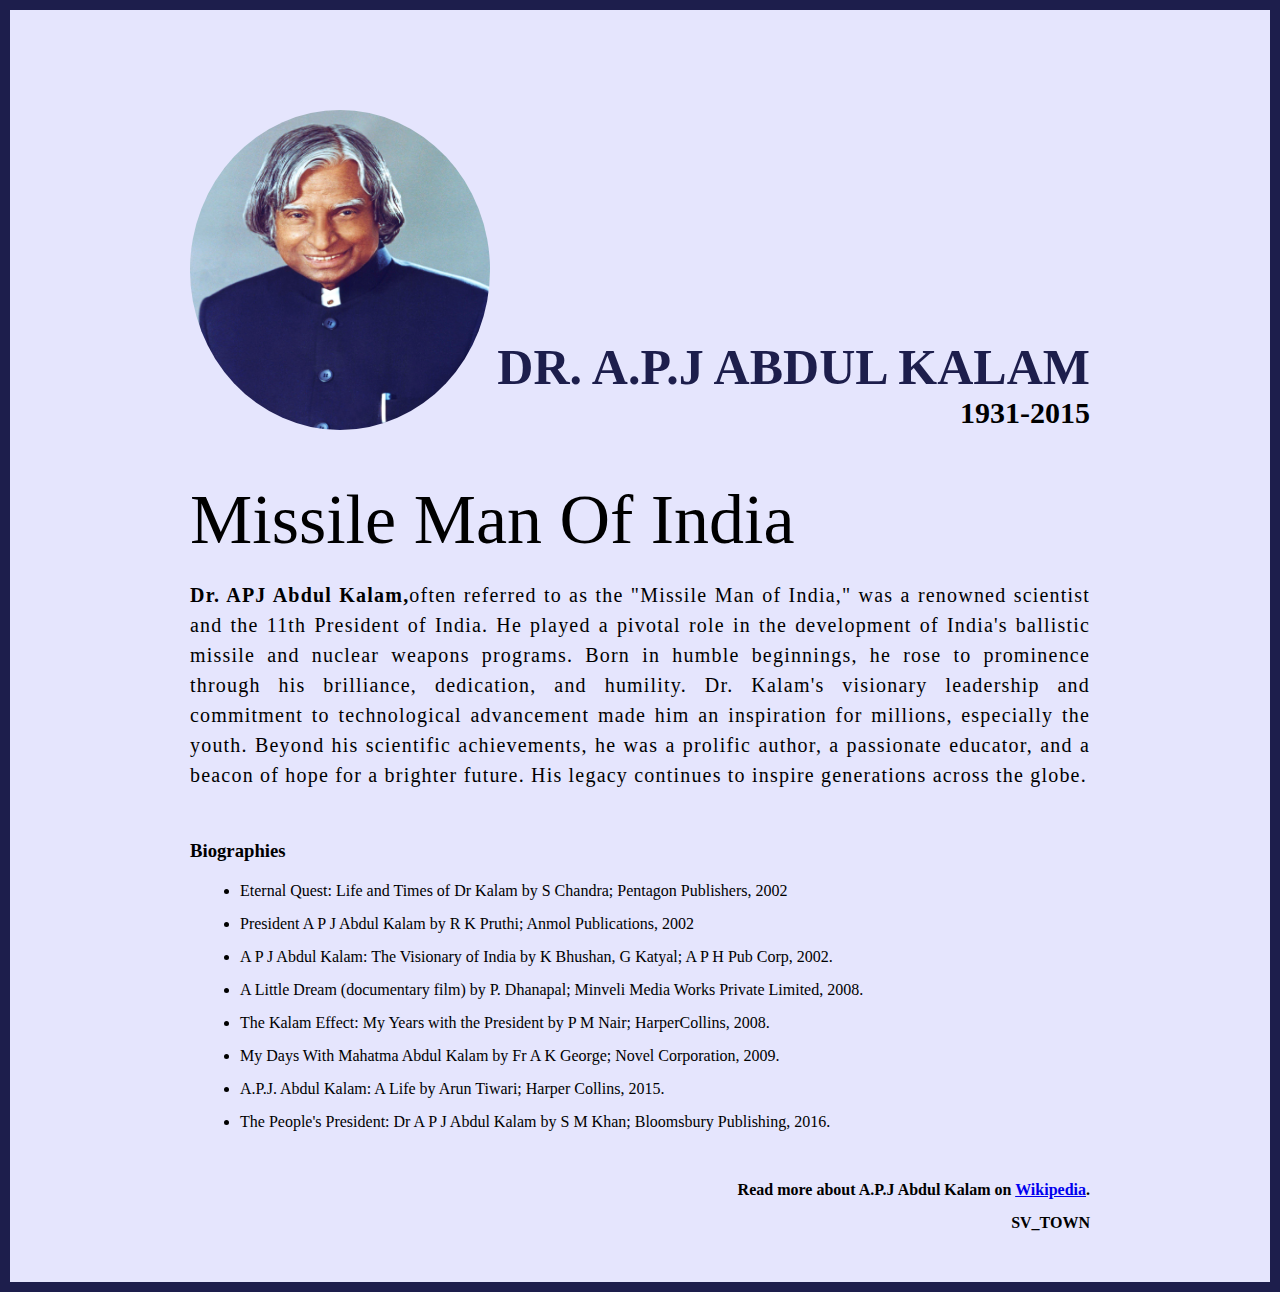
<file: website-frontend/1-Tribute Web/index.html>
<!DOCTYPE html>
<html lang="en">
<head>
    <meta charset="UTF-8">
    <meta name="viewport" content="width=device-width, initial-scale=1.0">
    <title>Dr.APJ SIR</title>
    <link rel="stylesheet" href="style.css">
</head>
<body>
    <div class="container">
        <div class="content">
            <section class="top_section">
                <div class="imgcontent">
                    <img src="img/A._P._J._Abdul_Kalam.jpg" alt="apj sir">
                </div>
                <div>
                    <h1>Dr. A.P.J Abdul Kalam</h1>
                    <h4>1931-2015</h4>
                </div>
            </section>
            <section class="about_section">
                <h2>Missile Man Of India</h2>
               <p><b>Dr. APJ Abdul Kalam,</b>often referred to as the "Missile Man of India," was a renowned scientist and the 11th President of India. He played a pivotal role in the development of India's ballistic missile and nuclear weapons programs. Born in humble beginnings, he rose to prominence through his brilliance, dedication, and humility. Dr. Kalam's visionary leadership and commitment to technological advancement made him an inspiration for millions, especially the youth. Beyond his scientific achievements, he was a prolific author, a passionate educator, and a beacon of hope for a brighter future. His legacy continues to inspire generations across the globe.</p>
            </section>
            <section class="biography_section">
                <h3> Biographies</h3>
                <ul>
                    <li>Eternal Quest: Life and Times of Dr Kalam by S Chandra; Pentagon Publishers, 2002</li>
                    <li>President A P J Abdul Kalam by R K Pruthi; Anmol Publications, 2002</li>
                    <li>A P J Abdul Kalam: The Visionary of India by K Bhushan, G Katyal; A P H Pub Corp, 2002.</li>
                    <li>A Little Dream (documentary film) by P. Dhanapal; Minveli Media Works Private Limited, 2008.</li>
                    <li>The Kalam Effect: My Years with the President by P M Nair; HarperCollins, 2008.</li>
                    <li>My Days With Mahatma Abdul Kalam by Fr A K George; Novel Corporation, 2009.</li>
                    <li>A.P.J. Abdul Kalam: A Life by Arun Tiwari; Harper Collins, 2015.</li>
                    <li>The People's President: Dr A P J Abdul Kalam by S M Khan; Bloomsbury Publishing, 2016.</li>
                  
                </ul>
            </section>
            <footer><p><b>Read more about A.P.J Abdul Kalam on <a href="https://en.wikipedia.org/wiki/A._P._J._Abdul_Kalam">Wikipedia</a>.</b></p>
            <p class="p2"><b>SV_TOWN</b></p></footer>
        </div>
    </div>
    
</body>
</html>
</file>
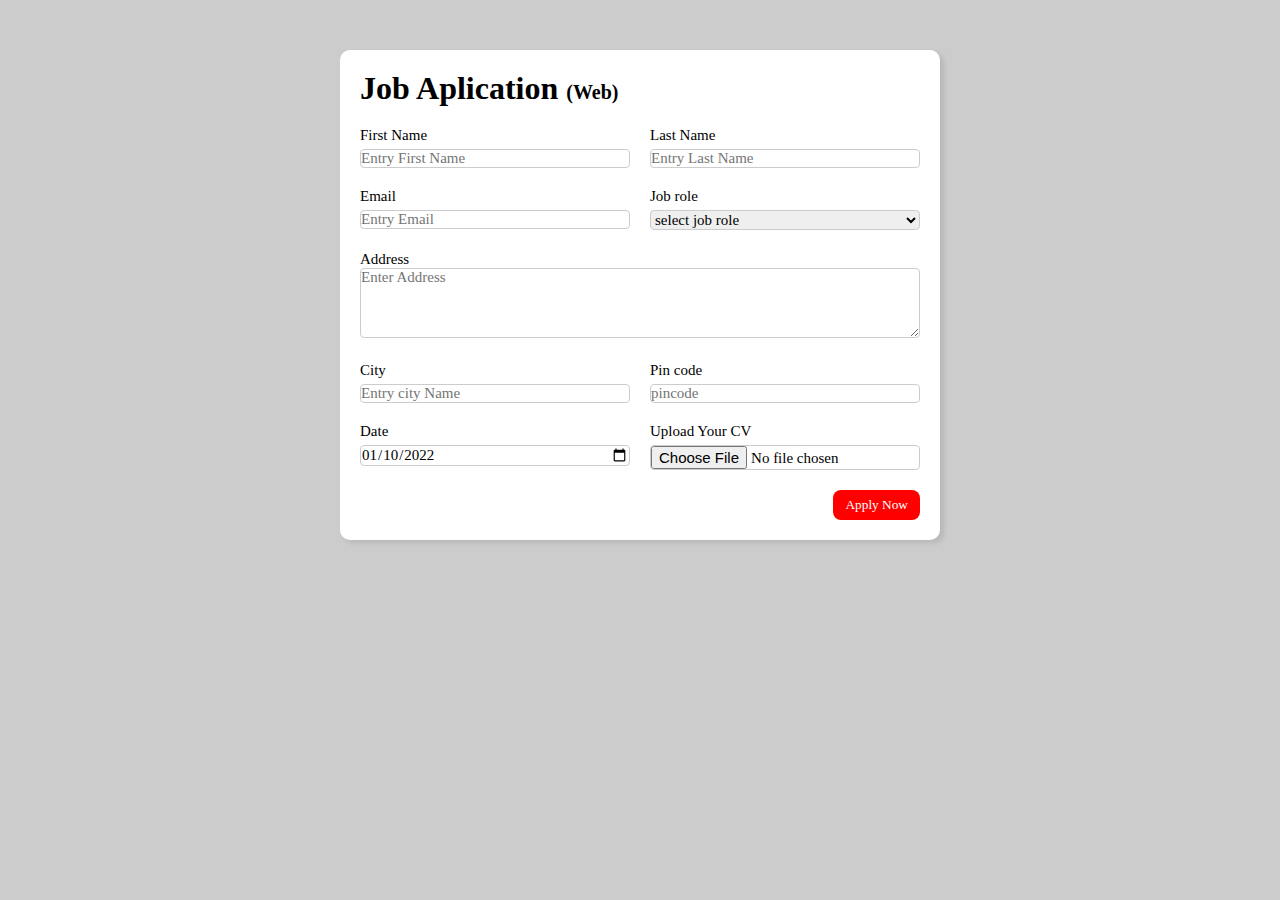
<file: website-frontend/2- Job Aplication/index.html>
<!DOCTYPE html>
<html lang="en">
<head>
    <meta charset="UTF-8">
    <meta name="viewport" content="width=device-width, initial-scale=1.0">
    <title>Aplication job</title>
    <link rel="stylesheet" href="style.css">
</head>
<body>
    <div class="container">
        <div class="apply_box">
<h1> Job Aplication
    <span class="isu">(Web)</span>
</h1>
<form action="">
    <div class="form_container">
        <div class="form_control">
            <label for="first name">First Name</label>
            <input id="first name"
            name="First Name"
            placeholder="Entry First Name"
             />
             </div>
             <div class="form_control">
                <label for="last name">Last Name</label>
                <input id="last name"
                name="last Name"
                placeholder="Entry Last Name"
                 />
                 </div>
                 <div class="form_control">
                    <label for="email">Email</label>
                    <input id="email"
                    type="email"
                    name="email"
                    placeholder="Entry Email"
                     />
                     </div>
                     <div class="form_control">
                        <label for="job_role">Job role</label>
                        <select name="job role" id="job role">
                           <option value="">select job role</option>
                           <option value=""> frontend developer</option>
                           <option value=""> backend developer</option>
                           <option value=""> full stack developer</option>
                           <option value=""> ui ux designer </option>
                        </select>
                         </div>
                         <div class="textarea_control">
                            <label for="address"> Address</label>
                            <textarea name="address" id="address" cols="50" rows="4" placeholder="Enter Address"></textarea>
                             </div>
                             <div class="form_control">
                                <label for="city">City</label>
                                <input id="city"
                                name="city"
                                placeholder="Entry city Name"
                                 />
                                 </div>
                                 <div class="form_control">
                                    <label for="pin code">Pin code</label>
                                    <input id="pin code"
                                    name="pincode"
                                    placeholder="pincode"
                                    type="number"
                                     />
                                     </div>
                                     <div class="form_control">
                                        <label for="date">Date</label>
                                        <input id="date" name="date" type="date" value="2022-01-10"/>
                                               
                                         </div>
                                    <div class="form_control">
                                        <label for="upload">Upload Your CV</label>
                                        <input type="file" id="upload" name="upload"/>

                                    </div>
                                    </div>
                                    <div class="button_container">
                                        <button type="submit">Apply Now</button>

                                    </div>
                        
  
</form>

        </div>
    </div>
</body>
</html>
</file>
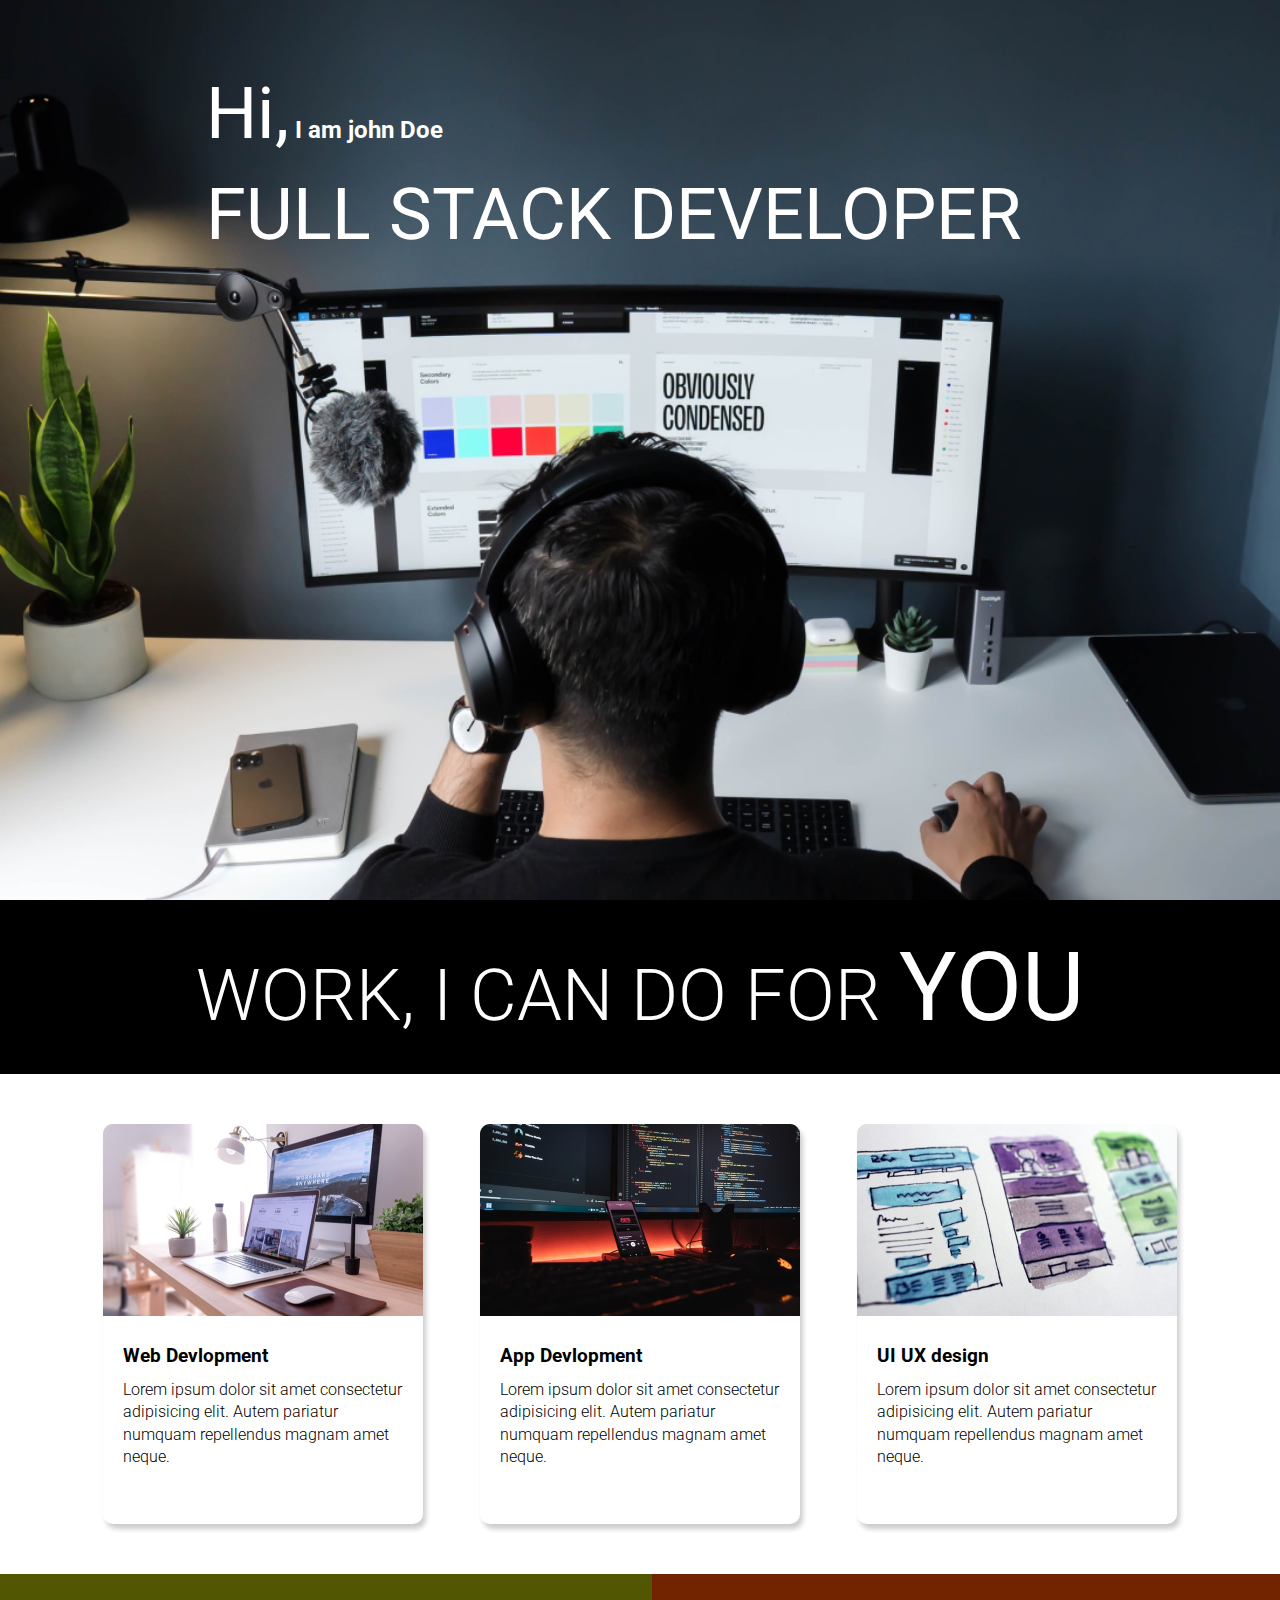
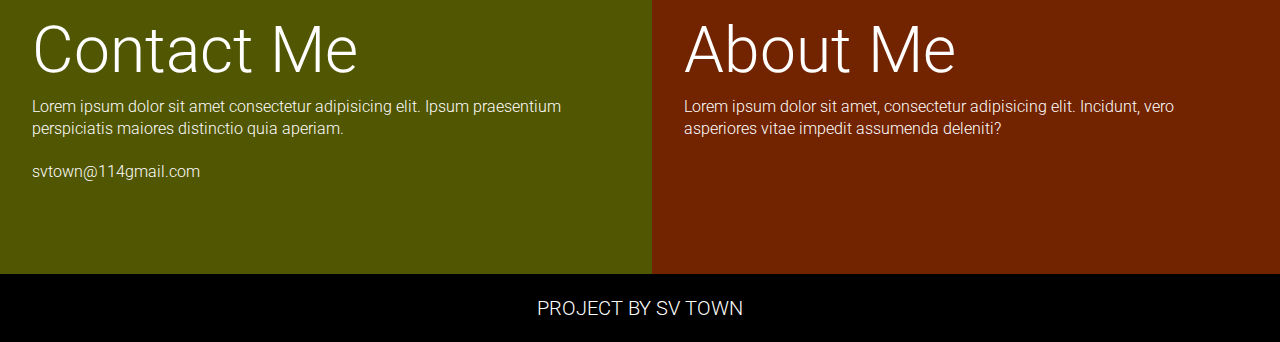
<file: website-frontend/4-landing page/index.html>
<!DOCTYPE html>
<html lang="en">
<head>
    <meta charset="UTF-8">
    <meta name="viewport" content="width=device-width, initial-scale=1.0">
    <title> Developer | landing page</title>
    <link rel="stylesheet" href="style.css">
</head>
<body>
    <section class="hero">
        <div class="text_container">
            <h2> <span class="lg-text">Hi,</span> I am john Doe</h2>
            <h1 class="lg-text"> FULL STACK DEVELOPER </h1>
        </div>
    </section>
    <section class="black_box">
        <h2> WORK, I CAN DO FOR <span>YOU</span></h2>
    </section>

    <section class="work">
        <div class="grid_card">
            <div class="card">
            <div class="img_container">
                <img src="image/web.png" alt="web development">
            </div>
            <div class="card_content">
                <h3>
                    Web Devlopment
                </h3>
                <p>Lorem ipsum dolor sit amet consectetur adipisicing elit. Autem pariatur numquam repellendus magnam amet neque.</p>
            </div>
        </div>
    </div>
        <div class="grid_card">
            <div class="card">
            <div class="img_container">
                <img src="image/mobile.png" alt="app development">
            </div>
            <div class="card_content">
                <h3>
                    App Devlopment
                </h3>
                <p>Lorem ipsum dolor sit amet consectetur adipisicing elit. Autem pariatur numquam repellendus magnam amet neque.</p>
            </div>
        </div>
    </div>
        <div class="grid_card"> 
            <div class="card">
            <div class="img_container">
                <img src="image/uiux.png" alt="design">
            </div>
            <div class="card_content">
                <h3>
                    UI UX design
                </h3>
                <p>Lorem ipsum dolor sit amet consectetur adipisicing elit. Autem pariatur numquam repellendus magnam amet neque.</p>
            </div>
        </div>
    </div>
        
       
    </section>
    <section class="bottom_section">
        <div class="contact">
            <h2> Contact Me</h2>
            <p>Lorem ipsum dolor sit amet consectetur adipisicing elit. Ipsum praesentium perspiciatis maiores distinctio quia aperiam.</p>
            <p>svtown@114gmail.com</p>
        </div>
        <div class="about">
            <h2> About Me</h2>
            <p>Lorem ipsum dolor sit amet, consectetur adipisicing elit. Incidunt, vero asperiores vitae impedit assumenda deleniti?</p>
        </div>
    </section>
    <footer>
        Project by sv town
    </footer>
















</body>
</html>
</file>
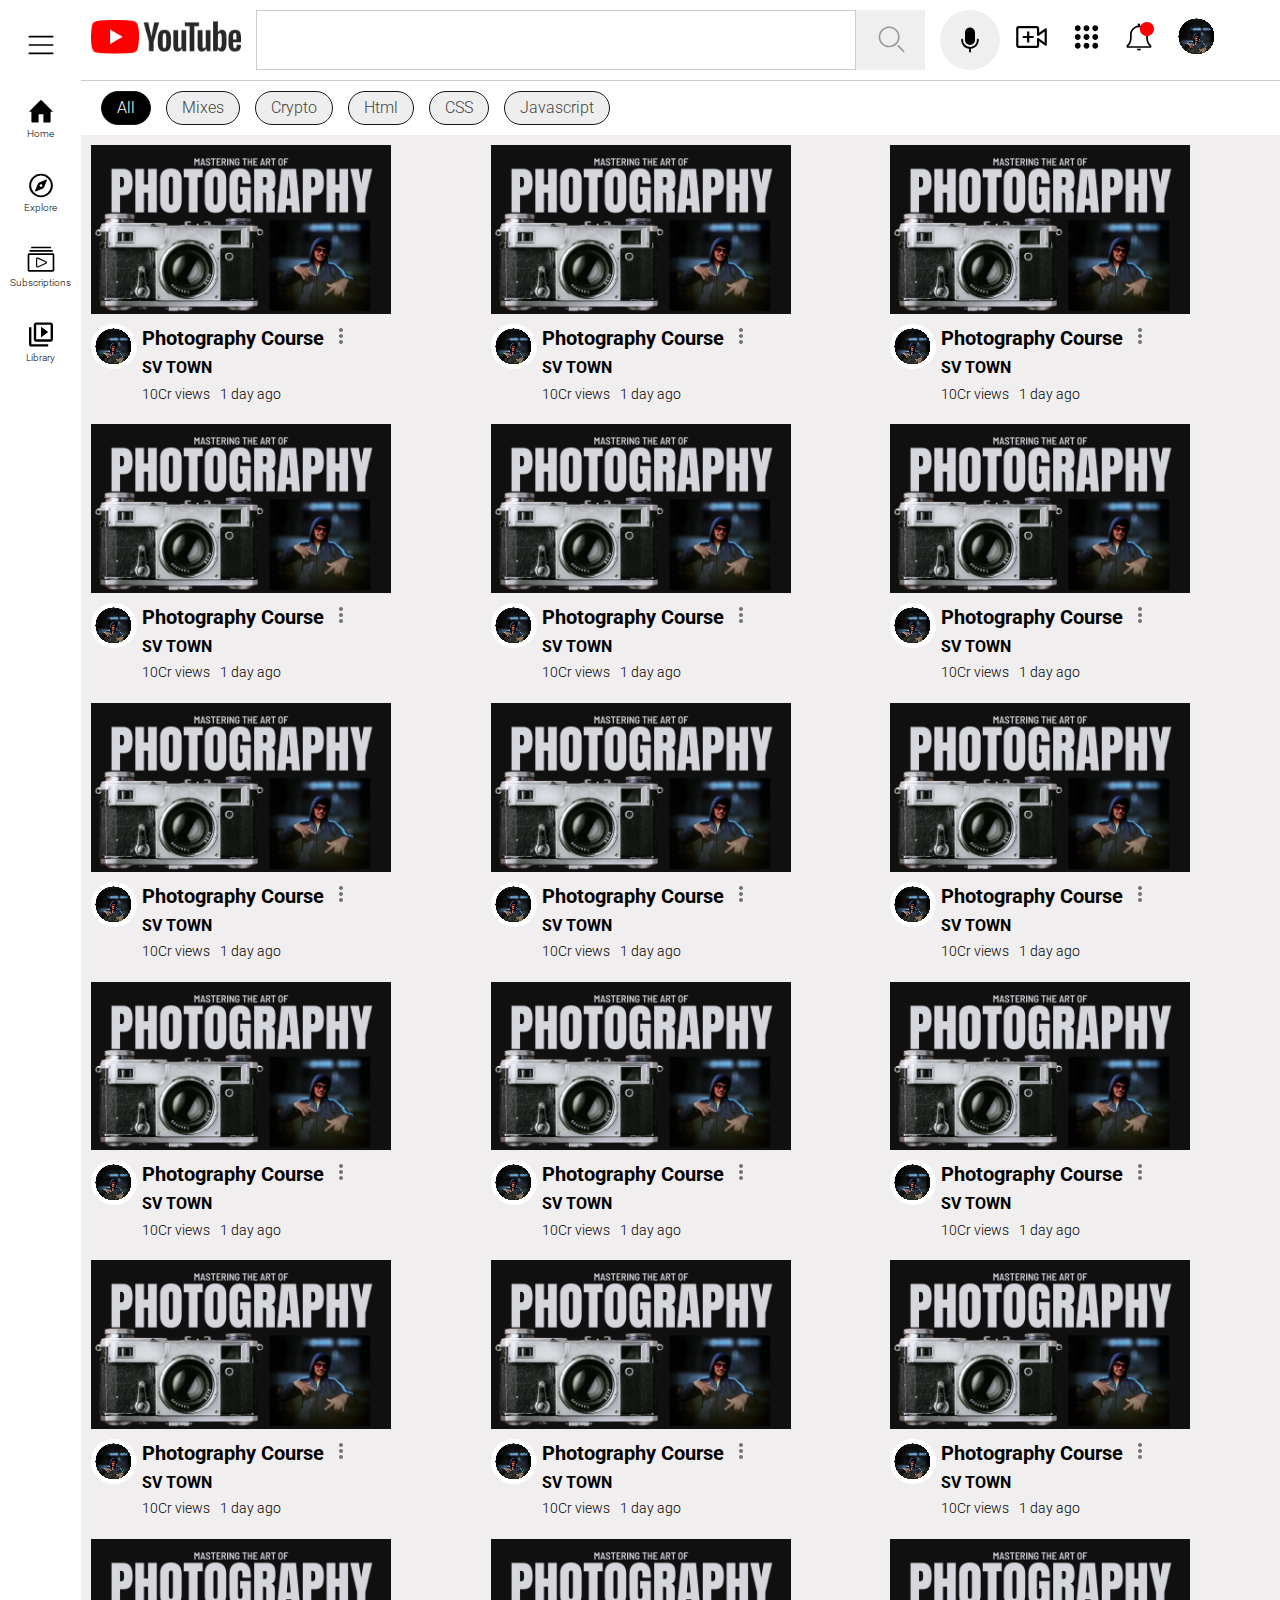
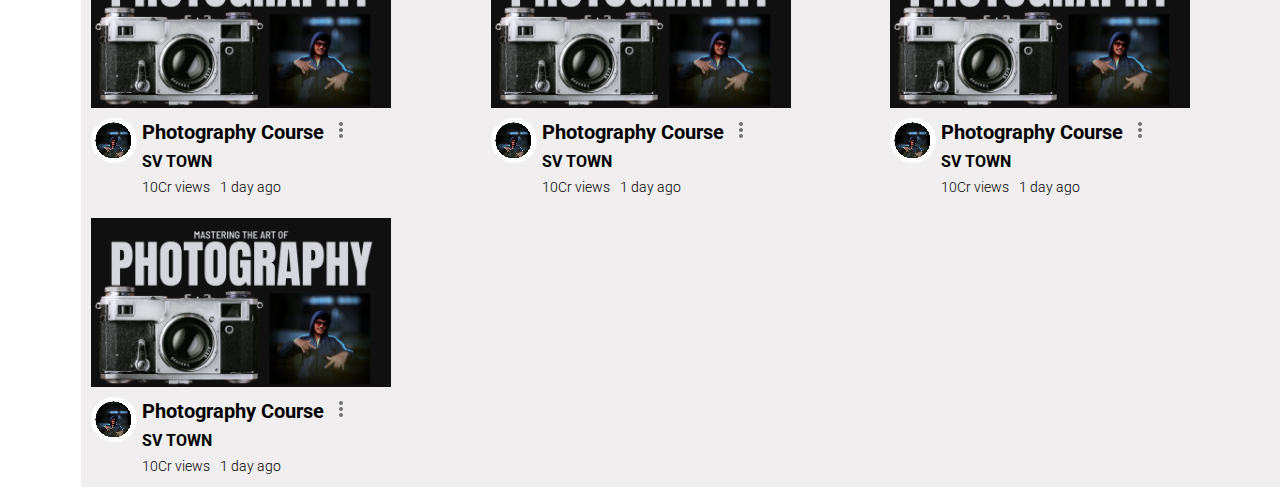
<file: website-frontend/7-youtube clone/index.html>
<!DOCTYPE html>
<html lang="en">
  <head>
    <meta charset="UTF-8" />
    <meta http-equiv="X-UA-Compatible" content="IE=edge" />
    <meta name="viewport" content="width=device-width, initial-scale=1.0" />
    <title>Youtube Clone</title>
    <link rel="stylesheet" href="style.css" />
  </head>
  <body>
    <div class="container">
      <aside>
        <div class="bars">
          <img src="icons/bars.svg" alt="bars" />
        </div>

        <div class="side-icons">
          <i>
            <img src="icons/home.svg" alt="home" />
          </i>
          <p>Home</p>
        </div>
        <div class="side-icons">
          <i>
            <img src="icons/compass.svg" alt="explore" />
          </i>
          <p>Explore</p>
        </div>
        <div class="side-icons">
          <i>
            <img src="icons/video-gallary.svg" alt="gallary" />
          </i>
          <p>Subscriptions</p>
        </div>
        <div class="side-icons">
          <i>
            <img src="icons/video-library.svg" alt="library" />
          </i>
          <p>Library</p>
        </div>
      </aside>
      <div class="main-container">
        <header>
          <nav>
            <div class="logo">
              <img src="images/youtube-logo.png" alt="Youtube Logo" />
            </div>
            <div class="center-nav">
              <div class="search">
                <input type="text" />
                <button>
                  <img src="icons/search.svg" alt="search" />
                </button>
              </div>
              <div class="mic">
                <img src="icons/mic.svg" alt="mic" />
              </div>
            </div>
            <div class="side-nav">
              <i>
                <img src="icons/video-add.svg" alt="video add" />
              </i>
              <i>
                <img src="icons/dot-grid.svg" alt="grid" />
              </i>
              <i>
                <img src="icons/bell.svg" alt="bell" />
              </i>
              <i>
                <img src="images/sv town avtar.png" alt="avatar" />
              </i>
            </div>
          </nav>
          <div class="tags">
            <div class="tag dark">All</div>
            <div class="tag light">Mixes</div>
            <div class="tag light">Crypto</div>
            <div class="tag light">Html</div>
            <div class="tag light">CSS</div>
            <div class="tag light">Javascript</div>
          </div>
        </header>
        <main>
          <div class="card-container">
            <div class="card">
              <img src="images/Untitled design.png" alt="thumbnail" />
              <div class="avatar-content">
                <div class="avatar">
                  <img src="images/sv town avtar.png" alt="avatar" />
                </div>

                <div class="content">
                  <h3>Photography Course</h3>
                  <p class="channel-name">SV TOWN</p>
                  <div class="content-status">
                    <p>10Cr views</p>
                    <p>1 day ago</p>
                  </div>
                </div>
                <div class="dots">
                  <img src="icons/dots.svg" alt="dots" />
                </div>
              </div>
            </div>
            <div class="card">
              <img src="images/Untitled design.png" alt="thumbnail" />
              <div class="avatar-content">
                <div class="avatar">
                  <img src="images/sv town avtar.png" alt="avatar" />
                </div> 

                <div class="content">
                  <h3>Photography Course</h3>
                  <p class="channel-name">SV TOWN</p>
                  <div class="content-status">
                    <p>10Cr views</p>
                    <p>1 day ago</p>
                  </div>
                </div>
                <div class="dots">
                  <img src="icons/dots.svg" alt="dots" />
                </div>
              </div>
            </div>
            <div class="card">
              <img src="images/Untitled design.png" alt="thumbnail" />
              <div class="avatar-content">
                <div class="avatar">
                  <img src="images/sv town avtar.png" alt="avatar" />
                </div>

                <div class="content">
                  <h3>Photography Course</h3>
                  <p class="channel-name">SV TOWN</p>
                  <div class="content-status">
                    <p>10Cr views</p>
                    <p>1 day ago</p>
                  </div>
                </div>
                <div class="dots">
                  <img src="icons/dots.svg" alt="dots" />
                </div>
              </div>
            </div>
            <div class="card">
              <img src="images/Untitled design.png" alt="thumbnail" />
              <div class="avatar-content">
                <div class="avatar">
                  <img src="images/sv town avtar.png" alt="avatar" />
                </div>

                <div class="content">
                  <h3>Photography Course</h3>
                  <p class="channel-name">SV TOWN</p>
                  <div class="content-status">
                    <p>10Cr views</p>
                    <p>1 day ago</p>
                  </div>
                </div>
                <div class="dots">
                  <img src="icons/dots.svg" alt="dots" />
                </div>
              </div>
            </div>
            <div class="card">
              <img src="images/Untitled design.png" alt="thumbnail" />
              <div class="avatar-content">
                <div class="avatar">
                  <img src="images/sv town avtar.png" alt="avatar" />
                </div>

                <div class="content">
                  <h3>Photography Course</h3>
                  <p class="channel-name">SV TOWN</p>
                  <div class="content-status">
                    <p>10Cr views</p>
                    <p>1 day ago</p>
                  </div>
                </div>
                <div class="dots">
                  <img src="icons/dots.svg" alt="dots" />
                </div>
              </div>
            </div>
            <div class="card">
              <img src="images/Untitled design.png" alt="thumbnail" />
              <div class="avatar-content">
                <div class="avatar">
                  <img src="images/sv town avtar.png" alt="avatar" />
                </div>

                <div class="content">
                  <h3>Photography Course</h3>
                  <p class="channel-name">SV TOWN</p>
                  <div class="content-status">
                    <p>10Cr views</p>
                    <p>1 day ago</p>
                  </div>
                </div>
                <div class="dots">
                  <img src="icons/dots.svg" alt="dots" />
                </div>
              </div>
            </div>
            <div class="card">
              <img src="images/Untitled design.png" alt="thumbnail" />
              <div class="avatar-content">
                <div class="avatar">
                  <img src="images/sv town avtar.png" alt="avatar" />
                </div>

                <div class="content">
                  <h3>Photography Course</h3>
                  <p class="channel-name">SV TOWN</p>
                  <div class="content-status">
                    <p>10Cr views</p>
                    <p>1 day ago</p>
                  </div>
                </div>
                <div class="dots">
                  <img src="icons/dots.svg" alt="dots" />
                </div>
              </div>
            </div>
            <div class="card">
              <img src="images/Untitled design.png" alt="thumbnail" />
              <div class="avatar-content">
                <div class="avatar">
                  <img src="images/sv town avtar.png" alt="avatar" />
                </div>

                <div class="content">
                  <h3>Photography Course</h3>
                  <p class="channel-name">SV TOWN</p>
                  <div class="content-status">
                    <p>10Cr views</p>
                    <p>1 day ago</p>
                  </div>
                </div>
                <div class="dots">
                  <img src="icons/dots.svg" alt="dots" />
                </div>
              </div>
            </div>
            <div class="card">
              <img src="images/Untitled design.png" alt="thumbnail" />
              <div class="avatar-content">
                <div class="avatar">
                  <img src="images/sv town avtar.png" alt="avatar" />
                </div>

                <div class="content">
                  <h3>Photography Course</h3>
                  <p class="channel-name">SV TOWN</p>
                  <div class="content-status">
                    <p>10Cr views</p>
                    <p>1 day ago</p>
                  </div>
                </div>
                <div class="dots">
                  <img src="icons/dots.svg" alt="dots" />
                </div>
              </div>
            </div>
            <div class="card">
              <img src="images/Untitled design.png" alt="thumbnail" />
              <div class="avatar-content">
                <div class="avatar">
                  <img src="images/sv town avtar.png" alt="avatar" />
                </div>

                <div class="content">
                  <h3>Photography Course</h3>
                  <p class="channel-name">SV TOWN</p>
                  <div class="content-status">
                    <p>10Cr views</p>
                    <p>1 day ago</p>
                  </div>
                </div>
                <div class="dots">
                  <img src="icons/dots.svg" alt="dots" />
                </div>
              </div>
            </div>
            <div class="card">
              <img src="images/Untitled design.png" alt="thumbnail" />
              <div class="avatar-content">
                <div class="avatar">
                  <img src="images/sv town avtar.png" alt="avatar" />
                </div>

                <div class="content">
                  <h3>Photography Course</h3>
                  <p class="channel-name">SV TOWN</p>
                  <div class="content-status">
                    <p>10Cr views</p>
                    <p>1 day ago</p>
                  </div>
                </div>
                <div class="dots">
                  <img src="icons/dots.svg" alt="dots" />
                </div>
              </div>
            </div>
            <div class="card">
              <img src="images/Untitled design.png" alt="thumbnail" />
              <div class="avatar-content">
                <div class="avatar">
                  <img src="images/sv town avtar.png" alt="avatar" />
                </div>

                <div class="content">
                  <h3>Photography Course</h3>
                  <p class="channel-name">SV TOWN</p>
                  <div class="content-status">
                    <p>10Cr views</p>
                    <p>1 day ago</p>
                  </div>
                </div>
                <div class="dots">
                  <img src="icons/dots.svg" alt="dots" />
                </div>
              </div>
            </div>
            <div class="card">
              <img src="images/Untitled design.png" alt="thumbnail" />
              <div class="avatar-content">
                <div class="avatar">
                  <img src="images/sv town avtar.png" alt="avatar" />
                </div>

                <div class="content">
                  <h3>Photography Course</h3>
                  <p class="channel-name">SV TOWN</p>
                  <div class="content-status">
                    <p>10Cr views</p>
                    <p>1 day ago</p>
                  </div>
                </div>
                <div class="dots">
                  <img src="icons/dots.svg" alt="dots" />
                </div>
              </div>
            </div>
            <div class="card">
              <img src="images/Untitled design.png" alt="thumbnail" />
              <div class="avatar-content">
                <div class="avatar">
                  <img src="images/sv town avtar.png" alt="avatar" />
                </div>

                <div class="content">
                  <h3>Photography Course</h3>
                  <p class="channel-name">SV TOWN</p>
                  <div class="content-status">
                    <p>10Cr views</p>
                    <p>1 day ago</p>
                  </div>
                </div>
                <div class="dots">
                  <img src="icons/dots.svg" alt="dots" />
                </div>
              </div>
            </div>
            <div class="card">
              <img src="images/Untitled design.png" alt="thumbnail" />
              <div class="avatar-content">
                <div class="avatar">
                  <img src="images/sv town avtar.png" alt="avatar" />
                </div>

                <div class="content">
                  <h3>Photography Course</h3>
                  <p class="channel-name">SV TOWN</p>
                  <div class="content-status">
                    <p>10Cr views</p>
                    <p>1 day ago</p>
                  </div>
                </div>
                <div class="dots">
                  <img src="icons/dots.svg" alt="dots" />
                </div>
              </div>
            </div>
            <div class="card">
              <img src="images/Untitled design.png" alt="thumbnail" />
              <div class="avatar-content">
                <div class="avatar">
                  <img src="images/sv town avtar.png" alt="avatar" />
                </div>

                <div class="content">
                  <h3>Photography Course</h3>
                  <p class="channel-name">SV TOWN</p>
                  <div class="content-status">
                    <p>10Cr views</p>
                    <p>1 day ago</p>
                  </div>
                </div>
                <div class="dots">
                  <img src="icons/dots.svg" alt="dots" />
                </div>
              </div>
            </div>
            <div class="card">
              <img src="images/Untitled design.png" alt="thumbnail" />
              <div class="avatar-content">
                <div class="avatar">
                  <img src="images/sv town avtar.png" alt="avatar" />
                </div>

                <div class="content">
                  <h3>Photography Course</h3>
                  <p class="channel-name">SV TOWN</p>
                  <div class="content-status">
                    <p>10Cr views</p>
                    <p>1 day ago</p>
                  </div>
                </div>
                <div class="dots">
                  <img src="icons/dots.svg" alt="dots" />
                </div>
              </div>
            </div>
            <div class="card">
              <img src="images/Untitled design.png" alt="thumbnail" />
              <div class="avatar-content">
                <div class="avatar">
                  <img src="images/sv town avtar.png" alt="avatar" />
                </div>

                <div class="content">
                  <h3>Photography Course</h3>
                  <p class="channel-name">SV TOWN</p>
                  <div class="content-status">
                    <p>10Cr views</p>
                    <p>1 day ago</p>
                  </div>
                </div>
                <div class="dots">
                  <img src="icons/dots.svg" alt="dots" />
                </div>
              </div>
            </div>
            <div class="card">
              <img src="images/Untitled design.png" alt="thumbnail" />
              <div class="avatar-content">
                <div class="avatar">
                  <img src="images/sv town avtar.png" alt="avatar" />
                </div>

                <div class="content">
                  <h3>Photography Course</h3>
                  <p class="channel-name">SV TOWN</p>
                  <div class="content-status">
                    <p>10Cr views</p>
                    <p>1 day ago</p>
                  </div>
                </div>
                <div class="dots">
                  <img src="icons/dots.svg" alt="dots" />
                </div>
              </div>
            </div>
          </div>
        </main>
      </div>
    </div>
  </body>
</html>
</file>
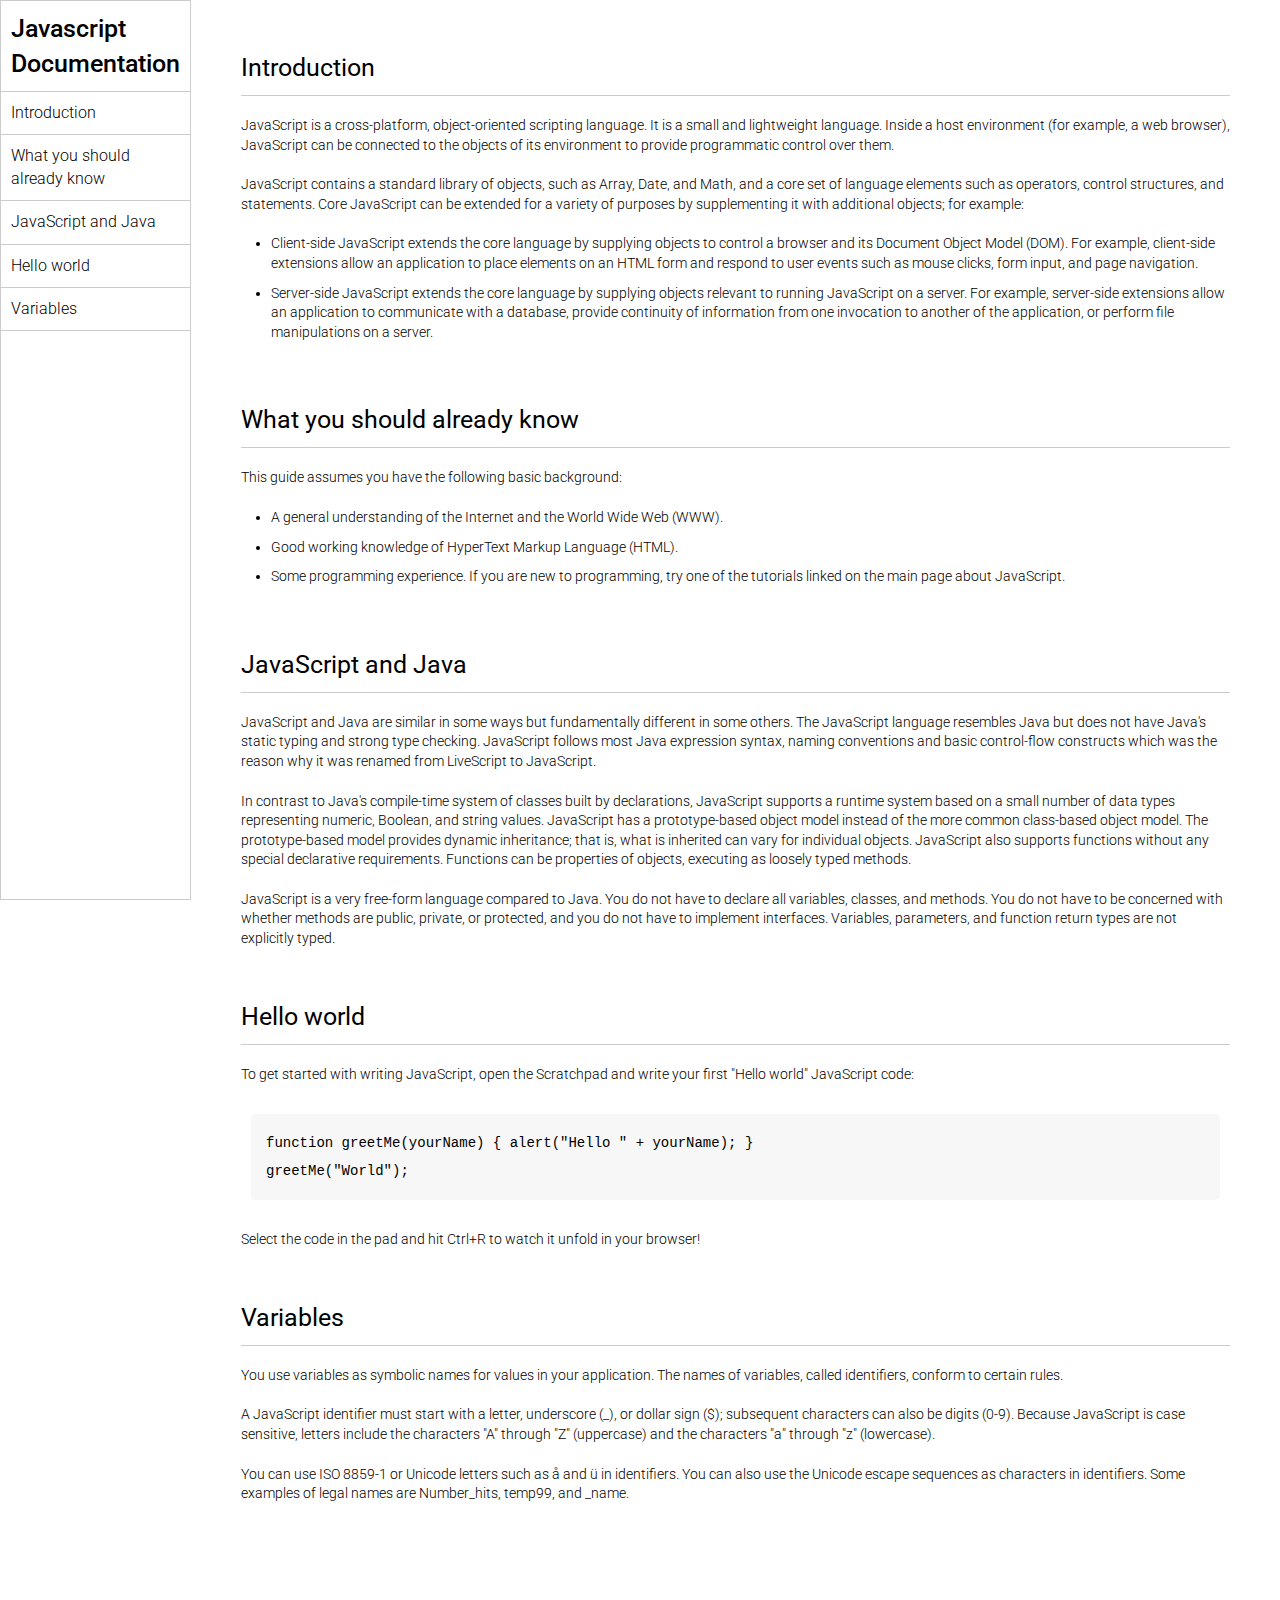
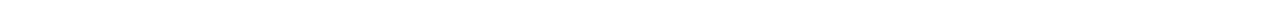
<file: website-frontend/8-Documentaion Web/index.html>
<!DOCTYPE html>
<html lang="en">
  <head>
    <meta charset="UTF-8" />
    <meta http-equiv="X-UA-Compatible" content="IE=edge" />
    <meta name="viewport" content="width=device-width, initial-scale=1.0" />
    <title>Documentation Wesbite</title>
    <link rel="stylesheet" href="style.css" />
  </head>
  <body>
    <header>
      <nav>
        <h1>Javascript Documentation</h1>
        <ul>
          <a href="#Introduction">
            <li>Introduction</li>
          </a>
          <a href="#What_you_should_already_know"
            ><li>What you should already know</li></a
          >
          <a href="#JavaScript_and_Java"><li>JavaScript and Java</li></a>
          <a href="#Hello_world"><li>Hello world</li></a>
          <a href="#Variables"><li>Variables</li></a>
        </ul>
      </nav>
    </header>
    <main>
      <section id="Introduction">
        <h2>Introduction</h2>
        <article>
          <p>
            JavaScript is a cross-platform, object-oriented scripting language.
            It is a small and lightweight language. Inside a host environment
            (for example, a web browser), JavaScript can be connected to the
            objects of its environment to provide programmatic control over
            them.
          </p>
          <p>
            JavaScript contains a standard library of objects, such as Array,
            Date, and Math, and a core set of language elements such as
            operators, control structures, and statements. Core JavaScript can
            be extended for a variety of purposes by supplementing it with
            additional objects; for example:
          </p>
          <ul>
            <li>
              Client-side JavaScript extends the core language by supplying
              objects to control a browser and its Document Object Model (DOM).
              For example, client-side extensions allow an application to place
              elements on an HTML form and respond to user events such as mouse
              clicks, form input, and page navigation.
            </li>
            <li>
              Server-side JavaScript extends the core language by supplying
              objects relevant to running JavaScript on a server. For example,
              server-side extensions allow an application to communicate with a
              database, provide continuity of information from one invocation to
              another of the application, or perform file manipulations on a
              server.
            </li>
          </ul>
        </article>
      </section>
      <section id="What_you_should_already_know">
        <h2>What you should already know</h2>
        <article>
          <p>This guide assumes you have the following basic background:</p>

          <ul>
            <li>
              A general understanding of the Internet and the World Wide Web
              (WWW).
            </li>
            <li>Good working knowledge of HyperText Markup Language (HTML).</li>
            <li>
              Some programming experience. If you are new to programming, try
              one of the tutorials linked on the main page about JavaScript.
            </li>
          </ul>
        </article>
      </section>
      <section id="JavaScript_and_Java">
        <h2>JavaScript and Java</h2>
        <article>
          <p>
            JavaScript and Java are similar in some ways but fundamentally
            different in some others. The JavaScript language resembles Java but
            does not have Java's static typing and strong type checking.
            JavaScript follows most Java expression syntax, naming conventions
            and basic control-flow constructs which was the reason why it was
            renamed from LiveScript to JavaScript.
          </p>

          <p>
            In contrast to Java's compile-time system of classes built by
            declarations, JavaScript supports a runtime system based on a small
            number of data types representing numeric, Boolean, and string
            values. JavaScript has a prototype-based object model instead of the
            more common class-based object model. The prototype-based model
            provides dynamic inheritance; that is, what is inherited can vary
            for individual objects. JavaScript also supports functions without
            any special declarative requirements. Functions can be properties of
            objects, executing as loosely typed methods.
          </p>
          <p>
            JavaScript is a very free-form language compared to Java. You do not
            have to declare all variables, classes, and methods. You do not have
            to be concerned with whether methods are public, private, or
            protected, and you do not have to implement interfaces. Variables,
            parameters, and function return types are not explicitly typed.
          </p>
        </article>
      </section>
      <section id="Hello_world">
        <h2>Hello world</h2>
        <article>
          To get started with writing JavaScript, open the Scratchpad and write
          your first "Hello world" JavaScript code:
          <code
            >function greetMe(yourName) { alert("Hello " + yourName); }
            greetMe("World");
          </code>

          Select the code in the pad and hit Ctrl+R to watch it unfold in your
          browser!
        </article>
      </section>
      <section id="Variables">
        <h2>Variables</h2>
        <article>
          <p>
            You use variables as symbolic names for values in your application.
            The names of variables, called identifiers, conform to certain
            rules.
          </p>
          <p>
            A JavaScript identifier must start with a letter, underscore (_), or
            dollar sign ($); subsequent characters can also be digits (0-9).
            Because JavaScript is case sensitive, letters include the characters
            "A" through "Z" (uppercase) and the characters "a" through "z"
            (lowercase).
          </p>
          <p>
            You can use ISO 8859-1 or Unicode letters such as å and ü in
            identifiers. You can also use the Unicode escape sequences as
            characters in identifiers. Some examples of legal names are
            Number_hits, temp99, and _name.
          </p>
        </article>
      </section>
    </main>
  </body>
</html>
</file>
<file: website-frontend/1-Tribute Web/style.css>
*{
    margin: 0;
    padding: 0;
    box-sizing: border-box;
}
.container {
    background-color: #e5e5fd;
   min-height: 100vh;
   border: 10px solid #1d1e4c;

}
.content{
    max-width: 900px;
    margin: 0 auto;
}
.top_section{
    margin-top: 100px;
    display: flex;
    justify-content: space-between;
    align-items: flex-end;
}
.top_section h1{
    font-size: 50px;
    font-weight: bold;
    color: #1d1e4c;
    text-transform: uppercase;
}
.top_section h4{
    text-align: end;
    font-size: 30px;
}
.imgcontent,img {
width: 300px;
height: 320px;

}
.imgcontent{
    border-radius: 50%;
    overflow: hidden;
}
.about_section{
    margin-top: 50px;

}
.about_section h2{
    font-size: 70px;
    font-weight: 400;
    margin-bottom: 20px;
}
.about_section p{
    font-size: 20px;
    line-height: 30px;
    letter-spacing: 1.2px;
    text-align: justify;
}
.biography_section{
  margin: 50px 0;

}
.biography_section h3{
    margin-bottom: 20px;
}
.biography_section ul{
    margin-left: 50px;
    
}
.biography_section li{
    margin-bottom: 15px;

}
footer{
    margin: 50px 0;
}
footer p{
    text-align: end;
}
.p2 {
    margin-top: 15px;
    text-align: end;
    margin-bottom: 10px;
}
</file>
<file: website-frontend/2- Job Aplication/style.css>
*{
    margin: 0;
    padding: 0;
    box-sizing: border-box;
    font-family: georgia;
}
html body{
    background-color: #ccc;
}
.container{
    max-width: 900px;
    margin: 0 auto;
}
.apply_box{
    max-width: 600px;
    padding: 20px;
    background-color: white;
    margin: 0 auto;
    margin-top: 50px;
    box-shadow: 4px 3px 5px rgba(1, 1, 1, 0.1);
    border-radius: 10px;
    
}
.isu{
    font-size: 20px;

}
.form_container{
    margin-top: 20px;
    display: grid;
    grid-template-columns: repeat(auto-fit,minmax(200px, 1fr));
    gap: 20px;
}
.form_control{
    display: flex;
    flex-direction: column;
    font-family: sans-serif;
   
}
label{
font-size: 15px;
margin-bottom: 5px;
}
input, select, textarea {
padding: 6px, 10px;
border: 1px solid #ccc;
border-radius: 4px;
font-size: 15px;
}
input:focus{
    outline-color: red;
}
.button_container{
    display: flex;
    justify-content:flex-end;
    margin-top:20px;
}
button{
    background-color: red;
    border: transparent  solid 2px;
    padding: 5px 10px;
    color: white;
    border-radius: 8px;
    transition: 0.3s ease-in;
}
button:hover{
    background-color: #ccc;
    border: 2px solid red;
    color: black;
    transition: 0.3s ease-out;
    cursor: pointer;
}
.textarea_control {
    grid-column: 1 / span 2;
}
.textarea_control textarea{
    width: 100%;

}
@media (max-width:460px){
    .textarea_control {
        grid-column: 1 / span 1;}
    }
    #upload{
        cursor: pointer;
    }
</file>
<file: website-frontend/4-landing page/style.css>
@import url('https://fonts.googleapis.com/css2?family=Roboto:ital,wght@0,100;0,300;0,400;0,500;0,700;0,900;1,100;1,300;1,400;1,500;1,700;1,900&display=swap');
*{
    margin: 0;
    padding: 0;
    box-sizing: border-box;
}
html body {
    line-height: 1.4;
    font-weight: 300;
    font-family: "Roboto", sans-serif;
}
.hero {
    background-image: url(image/developer.png);
    min-height: 100vh;
    background-position: center;
    background-size: cover;
    background-repeat: no-repeat;
}
.text_container{
    color: white;
    max-width: 900px;
    margin: 0 auto;
    padding: 64px;
    padding-left: 16px;
}
.lg-text {
    font-size: 72px;
    font-weight: 400;
}
.black_box{
    background-color: black;
    padding: 20px;
}
.black_box h2 {
    font-size: 72px;
    color: white;
    text-align: center;
    font-weight: 300;
    
}
.black_box h2 span{
    font-weight: 400;
    font-size: 96px;
}
.work{
    display: grid;
    grid-template-columns: repeat( auto-fit, minmax(320px, 1fr));
    gap: 20px;
   
    max-width: 1110px;
    margin: 50px auto;
}
.card{
    max-width: 320px;
    height: 400px;
    border-radius: 10px;
    box-shadow: 3px 5px 5px rgba(1, 1, 1, 0.2);
    transition: 0.2s ease-in-out;
    
}
.grid_card{
    display: flex;
    justify-content: center;
    
}
.card_content{
    padding: 20px;

}
.card_content h3{
    margin-bottom: 10px;
    
}
.card:hover{
    transform: scale(1.04);
    box-shadow: 3px 5px 5px rgba(1, 1, 1, 0.3);
    transition: 0.2s ease-in-out;
}
.bottom_section{
    display: flex;
}
.contact{
    background-color: #515603;
}
.about{
background-color: #722300;
}
.contact,
.about{
    min-height: 300px;
    padding: 32px;
    color: white;
}
.contact p,
.about p{
   margin-bottom: 20px;
    
}
.contact h2,
.about h2{
   font-size: 64px;
   font-weight: 300;
    
}
footer{
text-align: center;
text-transform: uppercase;
background-color: black;
padding: 20px;
color:white;
font-size: 20px;
}
@media(max-width: 786px){
    .hero{
        min-height: 50vh;

    }
    .text_container{
        padding: 10px;
        text-align: center;

    }
    .lg-text{
        font-size: 32px;

    }
    .black_box h2{
        font-size: 24px;
    }
    .black_box h2 span{
        font-weight: 400;
        font-size: 32px;
    }
    .bottom_section{
        flex-direction: column;

    }
    h1{
        font-size: 32px;
    }
    .about h2,
    .contact h2{
        font-size: 32px;
    }
}
</file>
<file: website-frontend/7-youtube clone/style.css>
@import url("https://fonts.googleapis.com/css2?family=Roboto:ital,wght@0,100;0,300;0,500;0,700;0,900;1,100;1,300;1,400;1,500;1,700;1,900&display=swap");

* {
  margin: 0;
  padding: 0;
  box-sizing: border-box;
}

html,
body {
  font-family: "Roboto", sans-serif;
  font-weight: 300;
  line-height: 1.4;
}

nav {
  display: flex;
  justify-content: space-between;
  align-items: center;
  padding: 10px;
}
.logo img {
  width: 150px;
  height: auto;
}

.center-nav {
  display: flex;
}
.search {
  display: flex;
}
.search input {
  min-width: 600px;
  padding: 10px 20px;
  border: 0.5px solid #ccc;
}
.search button {
  border: none;
  padding: 10px 20px;
}

.mic {
  padding: 15px;
  border-radius: 50%;
  background: rgb(240, 239, 239);
  display: grid;
  place-items: center;
  margin-left: 15px;
}
.mic img {
  width: 30px;
}

.side-nav {
  display: flex;
  align-items: center;
  justify-content: center;
  gap: 20px;
  margin-right: 50px;
}

.tags {
  display: flex;
  padding: 10px 20px;
  gap: 15px;
  border-top: 1px solid #ccc;
}
.tag {
  padding: 5px 15px;
  border-radius: 20px;
  border: 1px solid rgb(22, 22, 22);
}
.dark {
  background: #000;
  color: white;
}
.light {
  background: rgb(238, 238, 238);
  color: rgb(67, 67, 67);
}

.container {
  display: flex;
}

aside {
  padding: 10px;
  display: flex;
  flex-direction: column;
  align-items: center;
  gap: 30px;
}

.side-icons {
  display: flex;
  flex-direction: column;
  align-items: center;
  justify-content: center;
}
.side-icons img {
  width: 30px;
}

.side-icons p {
  font-size: 10px;
  margin-top: -5px;
}
.bars {
  margin-top: 20px;
}
.main-container {
  width: 100%;
}
main {
  min-height: 100vh;
  background: rgb(240, 238, 238);
}

.card-container {
  display: grid;
  grid-template-columns: repeat(auto-fit, minmax(320px, 1fr));
}
.card {
  padding: 10px;
  max-width: 320px;
  display: flex;
  flex-direction: column;
}
.avatar-content {
  padding-top: 10px;
  display: flex;
  gap: 5px;
}
.avatar img{
  border-radius: 25px;
}
.card h3 {
  font-size: 20px;
}

.content {
  display: flex;
  flex-direction: column;
  gap: 5px;
}
.channel-name {
  font-size: 16px;
  font-weight: bold;
}
.content-status {
  display: flex;
  font-size: 14px;
  gap: 10px;
}
</file>
<file: website-frontend/8-Documentaion Web/style.css>
@import url("https://fonts.googleapis.com/css2?family=Roboto:ital,wght@0,100;0,300;0,500;0,700;0,900;1,100;1,300;1,400;1,500;1,700;1,900&display=swap");
* {
  margin: 0;
  padding: 0;
  box-sizing: border-box;
}
html,
body {
  font-family: "Roboto", sans-serif;
  font-weight: 300;
  line-height: 1.4;
  scroll-behavior: smooth;
}

a {
  text-decoration: none;
}
body {
  display: flex;
}

header {
  border: 1px solid #ccc;
  height: 100vh;
}

nav h1 {
  font-size: 25px;
  font-weight: 500;
  padding: 10px;
  border-bottom: 1px solid #ccc;
}

nav ul {
  list-style: none;
}
nav ul li {
  border-bottom: 1px solid #ccc;
  padding: 10px;
  color: black;
}

nav ul li:hover {
  background: #ccc;
  transition: 0.3s ease-in-out;
}

/* Main Section */

main {
  padding: 50px;
  max-width: 1200px;
}

section {
  margin-bottom: 50px;
}

section article {
  font-size: 14px;
  display: flex;
  flex-direction: column;
  gap: 20px;
}

section h2 {
  padding-bottom: 10px;
  font-size: 25px;
  font-weight: 400;
  border-bottom: 1px solid #ccc;
  margin-bottom: 20px;
}
section article ul {
  margin-left: 30px;
}
section article ul li {
  margin-bottom: 10px;
}

code {
  white-space: pre-line;
  line-height: 2;
  background: #f7f7f7;
  padding: 15px;
  margin: 10px;
  border-radius: 5px;
}

@media (max-width: 480px) {
  body {
    flex-direction: column;
  }
  header {
    height: 200px;
    overflow: hidden;
    overflow-y: scroll;
  }
}
</file>
